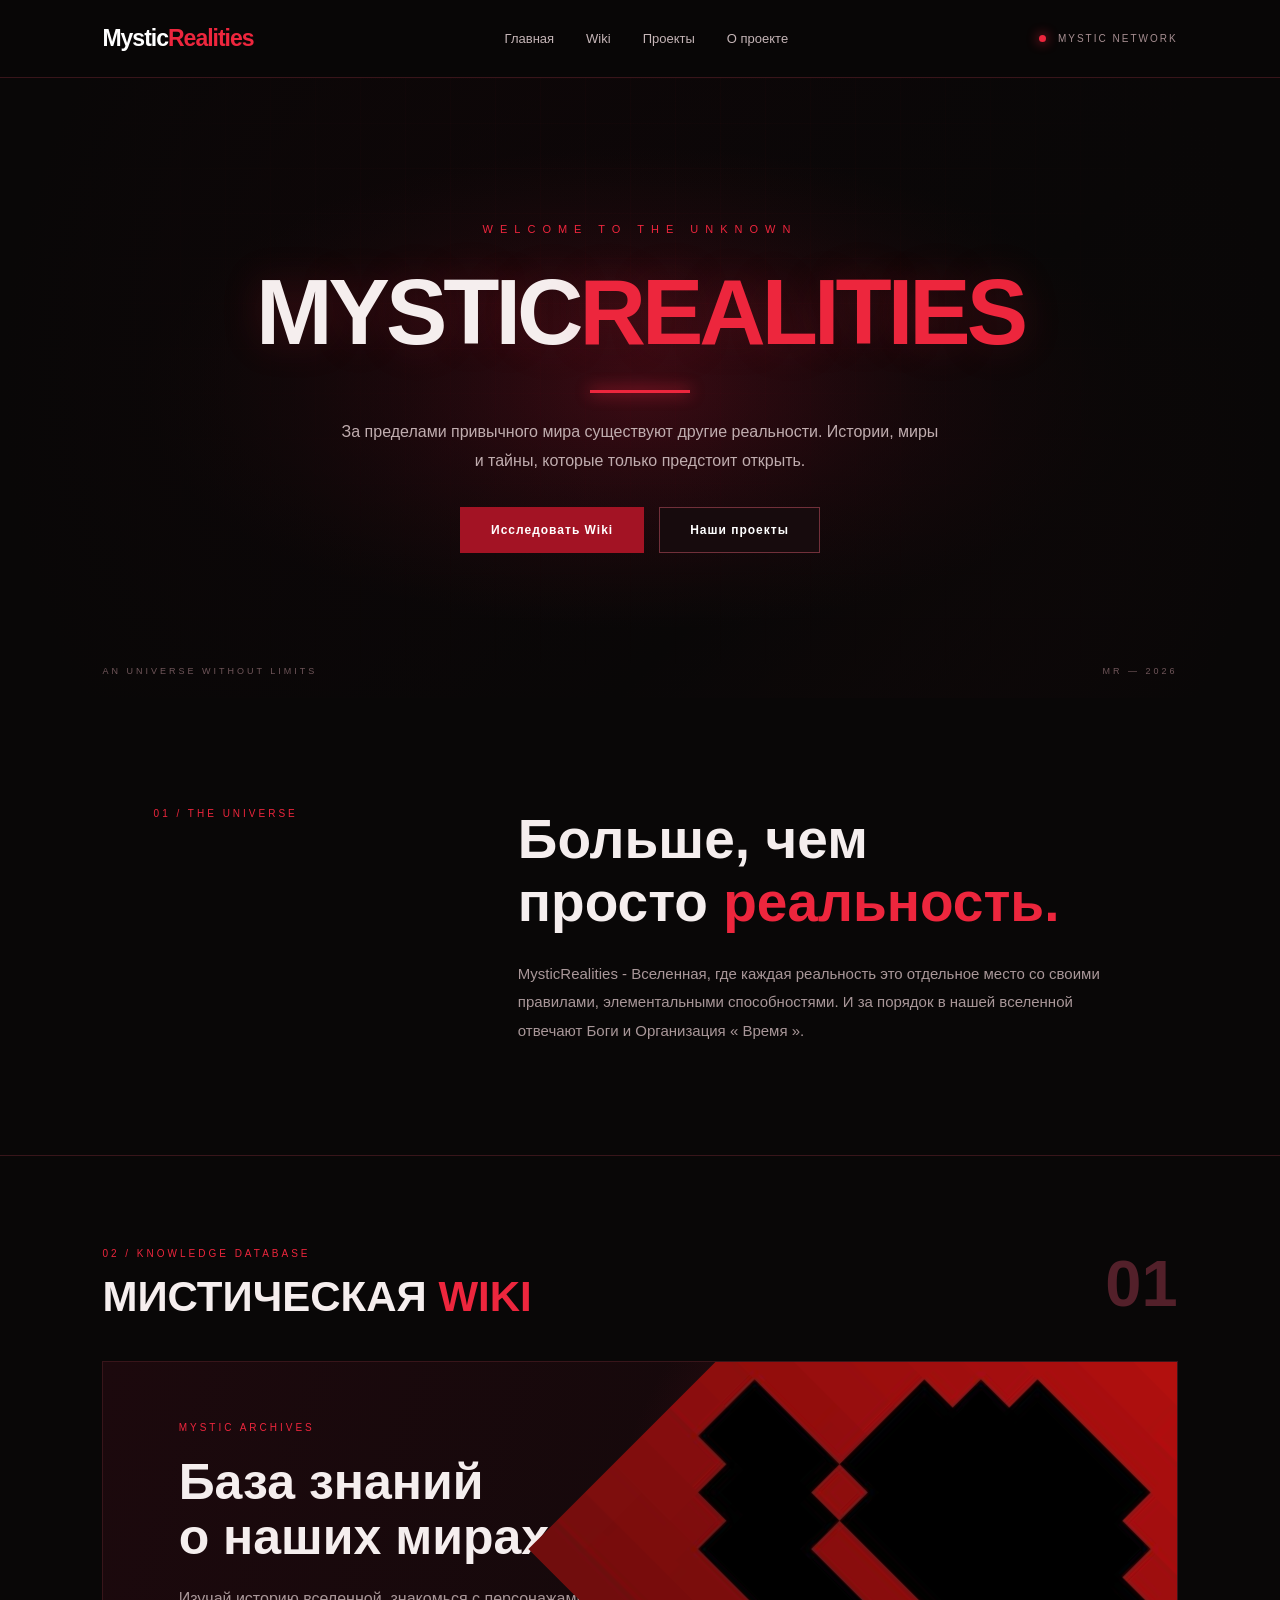
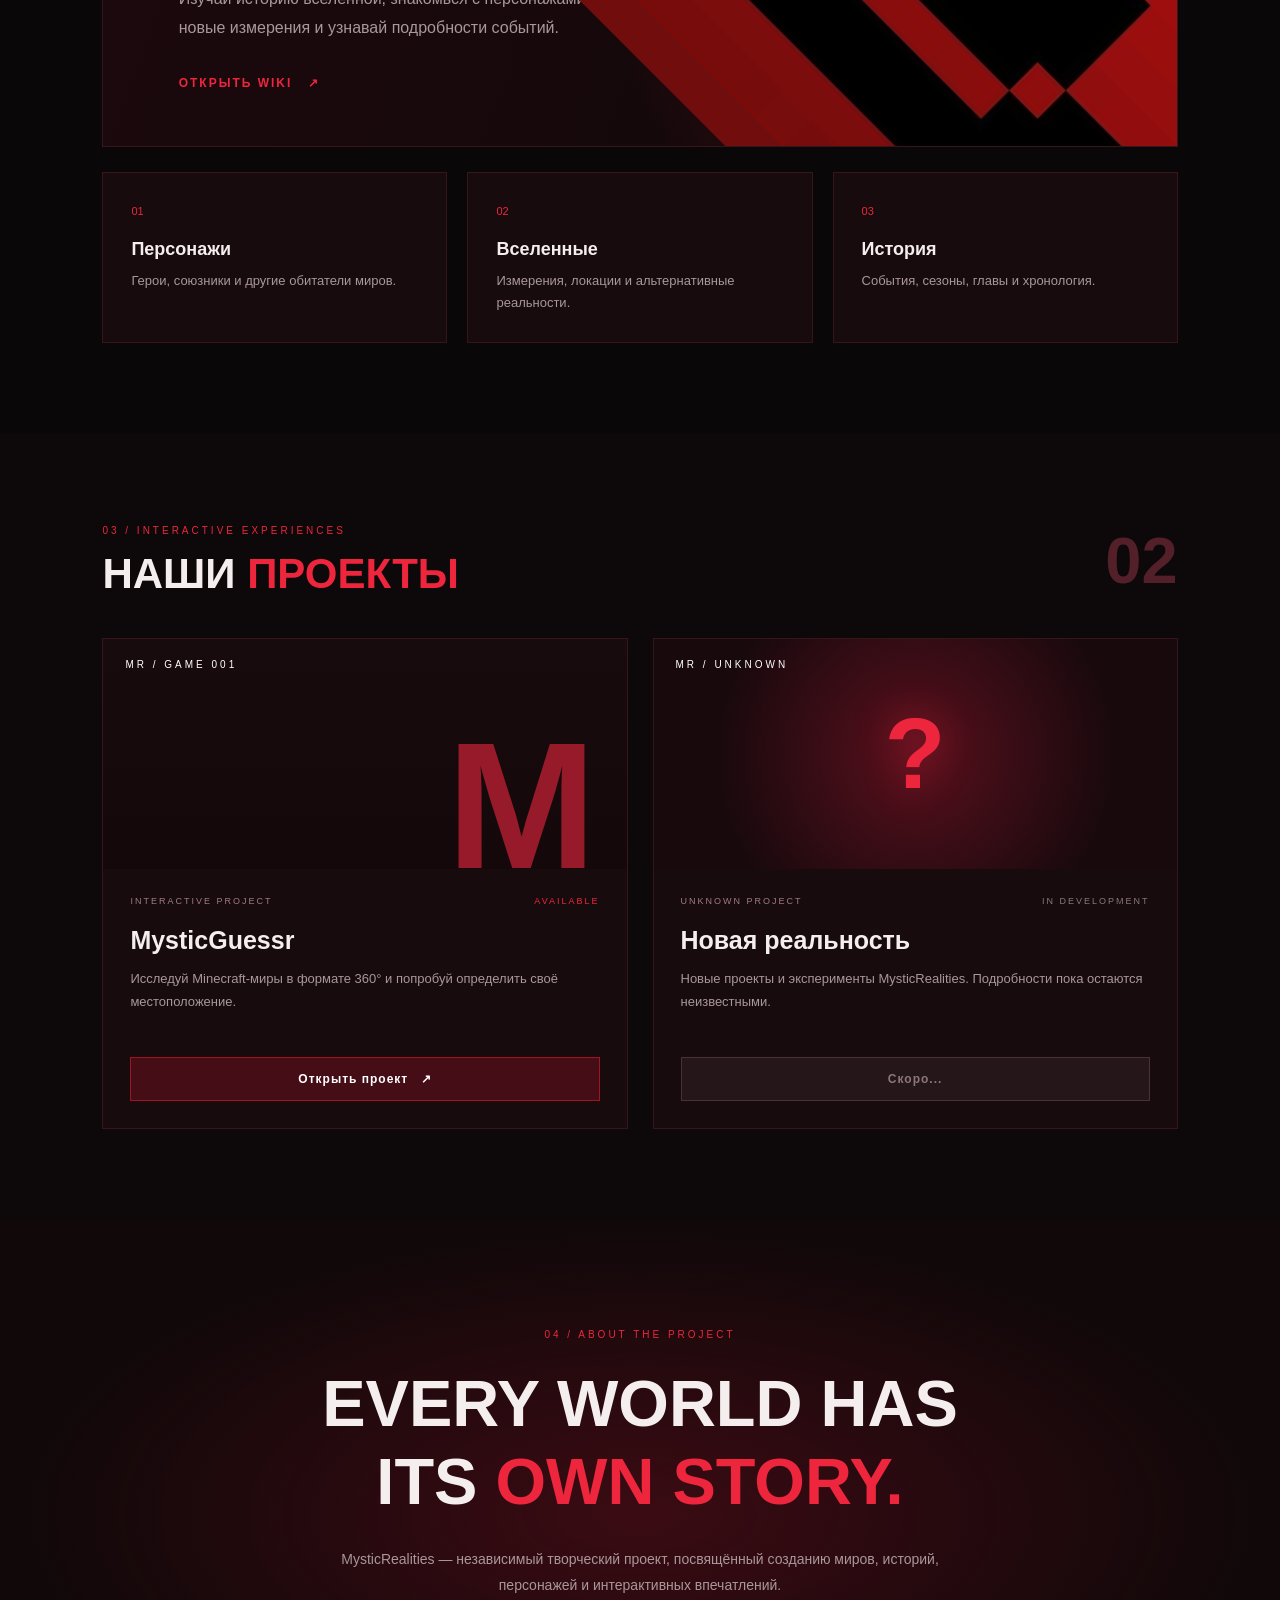
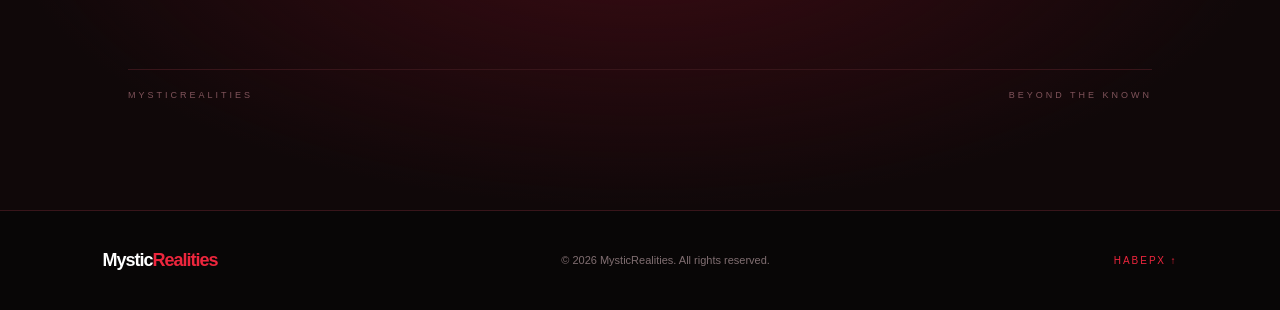
<file: index.html>
<!DOCTYPE html>
<html lang="ru">
<head>
    <meta charset="UTF-8">
    <meta name="viewport" content="width=device-width, initial-scale=1.0">

    <title>MysticRealities — Beyond Reality</title>
    <link rel="icon" type="image/jpeg" href="logo.jpg">

    <link rel="stylesheet" href="style.css">
</head>
<body>

    <!-- HEADER -->
    <header class="header">
        <a href="#home" class="logo">
            Mystic<span>Realities</span>
        </a>

        <nav>
            <a href="#home">Главная</a>
            <a href="#wiki">Wiki</a>
            <a href="#projects">Проекты</a>
            <a href="#about">О проекте</a>
        </nav>

        <div class="header-status">
            <span class="status-dot"></span>
            MYSTIC NETWORK
        </div>
    </header>

    <main>

        <!-- HERO -->
        <section class="hero" id="home">
            <div class="hero-overlay"></div>

            <div class="hero-content">
                <p class="subtitle">WELCOME TO THE UNKNOWN</p>

                <h1>
                    MYSTIC<span>REALITIES</span>
                </h1>

                <div class="hero-line"></div>

                <p class="description">
                    За пределами привычного мира существуют
                    другие реальности. Истории, миры и тайны,
                    которые только предстоит открыть.
                </p>

                <div class="hero-buttons">
                    <a href="#wiki" class="main-button">
                        Исследовать Wiki
                    </a>

                    <a href="#projects" class="secondary-button">
                        Наши проекты
                    </a>
                </div>
            </div>

            <div class="hero-bottom">
                <span>AN UNIVERSE WITHOUT LIMITS</span>
                <span>MR — 2026</span>
            </div>
        </section>

        <!-- INTRO -->
        <section class="intro">
            <div class="intro-label">01 / THE UNIVERSE</div>

            <div class="intro-content">
                <h2>
                    Больше, чем<br>
                    просто <span>реальность.</span>
                </h2>

                <p>
                    MysticRealities - Вселенная, где каждая реальность это отдельное место со своими правилами, элементальными способностями. И за порядок в нашей вселенной отвечают Боги и Организация « Время ».
                </p>
            </div>
        </section>

        <!-- WIKI -->
        <section class="wiki-section" id="wiki">
            <div class="section-heading">
                <div>
                    <p class="section-label">02 / KNOWLEDGE DATABASE</p>
                    <h2>МИСТИЧЕСКАЯ <span>WIKI</span></h2>
                </div>

                <span class="section-number">01</span>
            </div>

            <div class="wiki-card">
                <div class="wiki-content">
                    <span class="wiki-tag">MYSTIC ARCHIVES</span>

                    <h3>База знаний<br>о наших мирах</h3>

                    <p>
                        Изучай историю вселенной, знакомься
                        с персонажами, открывай новые измерения
                        и узнавай подробности событий.
                    </p>

                    <a href="wiki/index.html" class="text-button">
                        ОТКРЫТЬ WIKI <span>↗</span>
                    </a>
                </div>

                <div class="wiki-decoration">
                    <div class="hero-decoration">
                <div class="circle circle-one"></div>
                <div class="circle circle-two"></div>
                <div class="circle circle-three"></div>

                <!-- Круглое фото: замени путь на своё -->
                <img src="wiki/articles/media/logo.jpg"
                    alt="MysticRealities"
                    class="hero-photo"
                    loading="lazy">
            </div>
                    <span>ARCHIVE // 001</span>
                </div>
            </div>

            <div class="wiki-categories">
                <div class="category">
                    <span>01</span>
                    <h4>Персонажи</h4>
                    <p>Герои, союзники и другие обитатели миров.</p>
                </div>

                <div class="category">
                    <span>02</span>
                    <h4>Вселенные</h4>
                    <p>Измерения, локации и альтернативные реальности.</p>
                </div>

                <div class="category">
                    <span>03</span>
                    <h4>История</h4>
                    <p>События, сезоны, главы и хронология.</p>
                </div>
            </div>
        </section>

        <!-- PROJECTS -->
        <section class="projects" id="projects">
            <div class="section-heading">
                <div>
                    <p class="section-label">03 / INTERACTIVE EXPERIENCES</p>
                    <h2>НАШИ <span>ПРОЕКТЫ</span></h2>
                </div>

                <span class="section-number">02</span>
            </div>

            <div class="project-grid">

                <article class="project-card">
                    <div class="project-image mysticguessr-image">
                        <span class="project-overlay-text">MR / GAME 001</span>
                        <span class="project-symbol">M</span>
                    </div>

                    <div class="project-info">
                        <div class="project-meta">
                            <span>INTERACTIVE PROJECT</span>
                            <span class="project-status">AVAILABLE</span>
                        </div>

                        <h3>MysticGuessr</h3>

                        <p>
                            Исследуй Minecraft-миры в формате 360°
                            и попробуй определить своё местоположение.
                        </p>

                        <button id="playButton" class="project-button">
                            Открыть проект <span>↗</span>
                        </button>
                    </div>
                </article>

                <article class="project-card coming-soon">
                    <div class="project-image future-image">
                        <span class="future-question">?</span>
                        <span class="project-overlay-text">MR / UNKNOWN</span>
                    </div>

                    <div class="project-info">
                        <div class="project-meta">
                            <span>UNKNOWN PROJECT</span>
                            <span class="project-status inactive">IN DEVELOPMENT</span>
                        </div>

                        <h3>Новая реальность</h3>

                        <p>
                            Новые проекты и эксперименты MysticRealities.
                            Подробности пока остаются неизвестными.
                        </p>

                        <button class="project-button disabled" disabled>
                            Скоро...
                        </button>
                    </div>
                </article>

            </div>
        </section>

        <!-- ABOUT -->
        <section class="about" id="about">
            <p class="section-label">04 / ABOUT THE PROJECT</p>

            <h2>
                EVERY WORLD HAS<br>
                ITS <span>OWN STORY.</span>
            </h2>

            <p class="about-description">
                MysticRealities — независимый творческий проект,
                посвящённый созданию миров, историй, персонажей
                и интерактивных впечатлений.
            </p>

            <div class="about-bottom">
                <span>MYSTICREALITIES</span>
                <span>BEYOND THE KNOWN</span>
            </div>
        </section>

    </main>

    <!-- FOOTER -->
    <footer>
        <div class="footer-logo">
            Mystic<span>Realities</span>
        </div>

        <p>© 2026 MysticRealities. All rights reserved.</p>

        <a href="#home">НАВЕРХ ↑</a>
    </footer>

    <script src="script.js"></script>

</body>
</html>
</file>
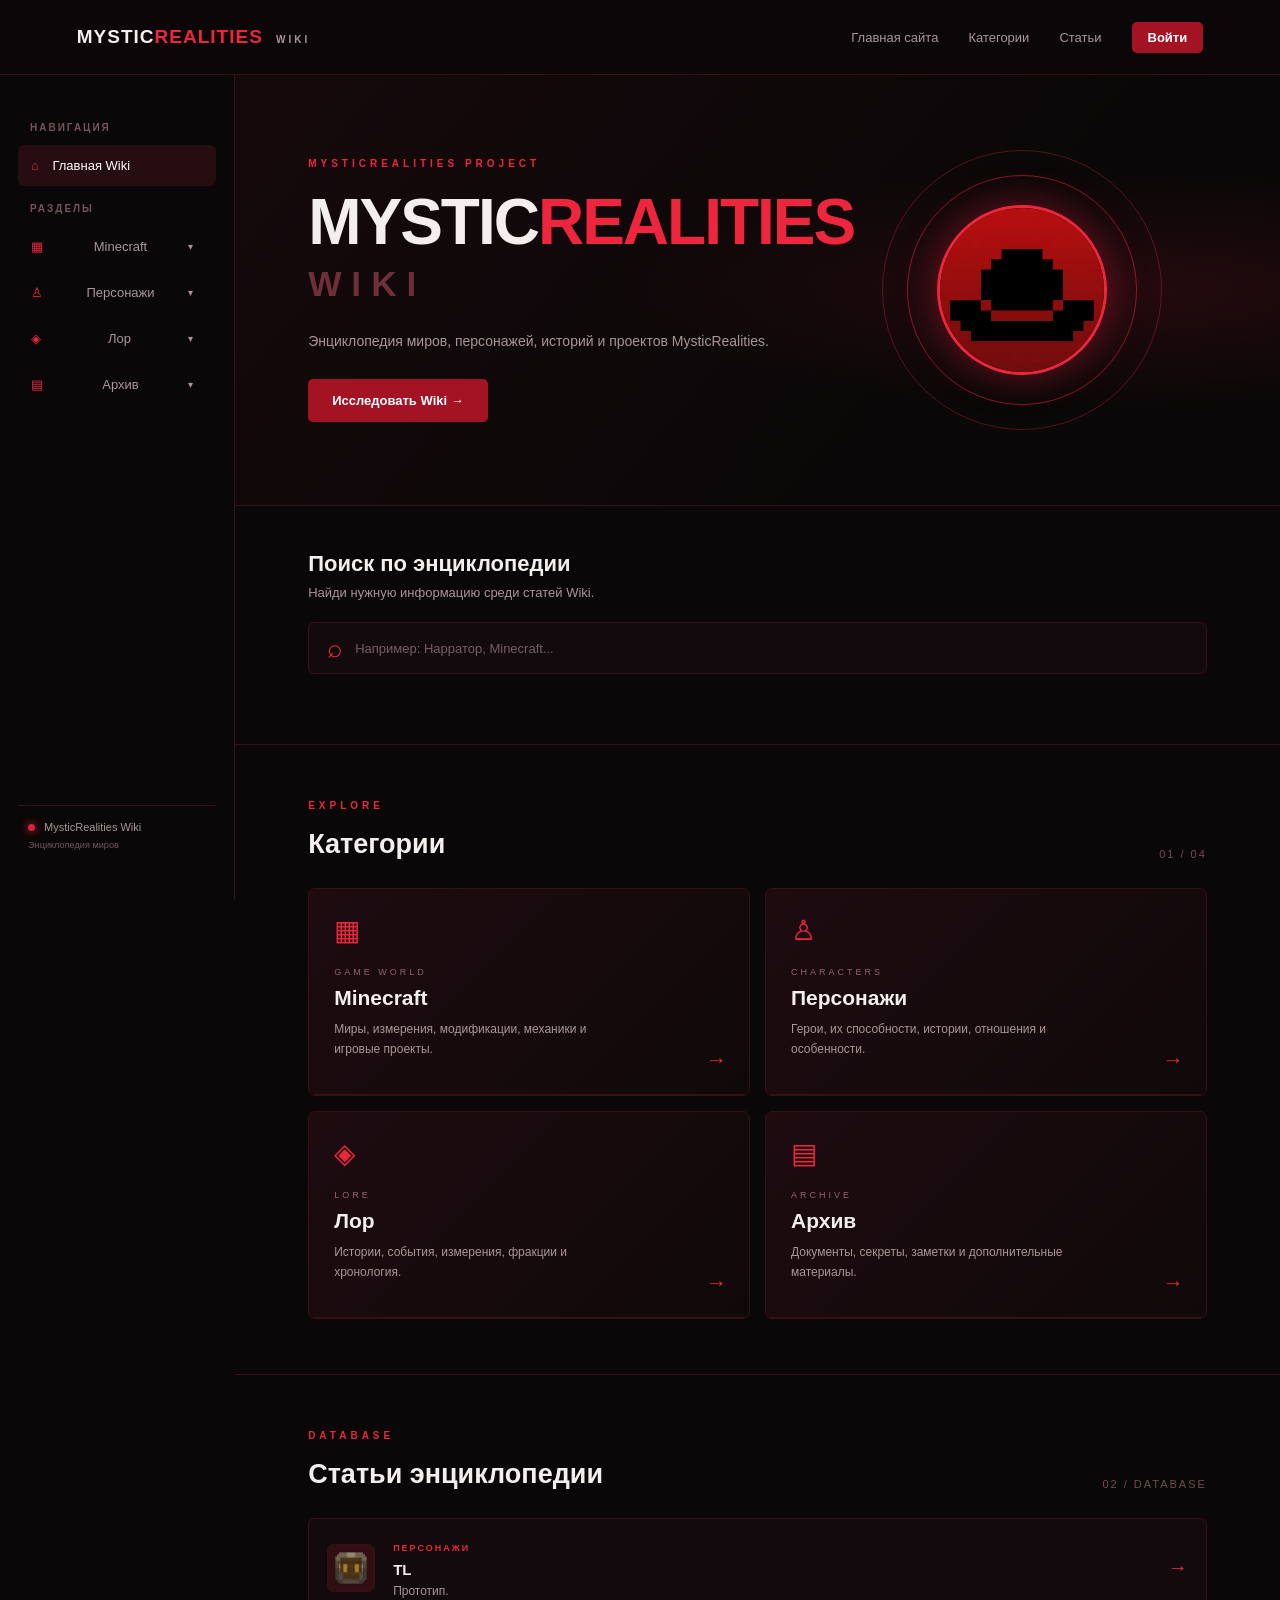
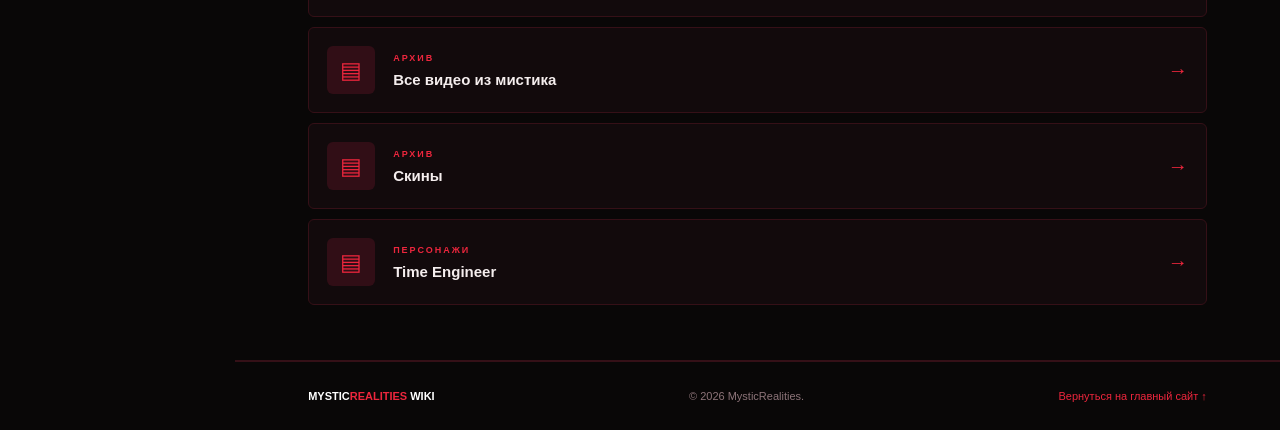
<file: wiki/index.html>
<!DOCTYPE html>
<html lang="ru">
<head>
    <meta charset="UTF-8">
    <meta name="viewport" content="width=device-width, initial-scale=1.0">
    <title>MysticRealities Wiki</title>
    <meta name="description" content="Энциклопедия миров, персонажей, историй и проектов MysticRealities.">
    <link rel="stylesheet" href="style.css">
    <link rel="icon" type="image/jpeg" href="articles/logo.jpg">
</head>
<body>

<header class="header">
    <a href="../index.html" class="logo">
        MYSTIC<span>REALITIES</span> <small>WIKI</small>
    </a>
    <nav>
        <a href="../index.html">Главная сайта</a>
        <a href="#categories">Категории</a>
        <a href="#articles">Статьи</a>
        
        <!-- КНОПКА ВХОДА -->
        <button id="loginBtn" class="login-btn">Войти</button>
    </nav>
</header>

<div class="layout">
    <aside class="sidebar">
        <div class="sidebar-title">НАВИГАЦИЯ</div>
        <a href="index.html" class="side-link active"><span>⌂</span> Главная Wiki</a>
        <div class="sidebar-title">РАЗДЕЛЫ</div>

        <!-- WIKI:SIDEBAR:START -->
        <!-- Minecraft -->
        <div class="sidebar-dropdown">
            <div class="side-link dropdown-btn">
                <span>▦</span> Minecraft <span class="arrow">▾</span>
            </div>
            <div class="sidebar-submenu">
                <a href="articles/minecraft.html" class="sub-link">Проекты Minecraft</a>
            </div>
        </div>

        <!-- Персонажи -->
        <div class="sidebar-dropdown">
            <div class="side-link dropdown-btn">
                <span>♙</span> Персонажи <span class="arrow">▾</span>
            </div>
            <div class="sidebar-submenu">
                <a href="articles/tl.html" class="sub-link">TL</a>
                <a href="articles/time_engineer.html" class="sub-link">Time Engineer</a>
            </div>
        </div>

        <!-- Лор -->
        <div class="sidebar-dropdown">
            <div class="side-link dropdown-btn">
                <span>◈</span> Лор <span class="arrow">▾</span>
            </div>
            <div class="sidebar-submenu">
                <div class="sub-link" style="color: #70575c; cursor: default; font-style: italic;">Статей пока нет</div>
            </div>
        </div>

        <!-- Архив -->
        <div class="sidebar-dropdown">
            <div class="side-link dropdown-btn">
                <span>▤</span> Архив <span class="arrow">▾</span>
            </div>
            <div class="sidebar-submenu">
                <a href="articles/video.html" class="sub-link">Все видео из мистика</a>
                <a href="articles/skin.html" class="sub-link">Скины</a>
            </div>
        </div>

<!-- WIKI:SIDEBAR:END -->
        
        <div class="sidebar-bottom">
            <span class="status-dot"></span> MysticRealities Wiki
            <small>Энциклопедия миров</small>
        </div>
    </aside>

    <main class="main">
        <section class="hero">
            <div class="hero-content">
                <div class="eyebrow">MYSTICREALITIES PROJECT</div>
                <h1>MYSTIC<span>REALITIES</span><strong>WIKI</strong></h1>
                <p>Энциклопедия миров, персонажей, историй и проектов MysticRealities.</p>
                <a href="#categories" class="hero-button">Исследовать Wiki →</a>
            </div>
            <div class="hero-decoration">
                <div class="circle circle-one"></div>
                <div class="circle circle-two"></div>
                <div class="circle circle-three"></div>
                <img src="articles/media/logo.jpg" alt="MysticRealities" class="hero-photo">
            </div>
        </section>

        <section class="search-section">
            <div>
                <h2>Поиск по энциклопедии</h2>
                <p>Найди нужную информацию среди статей Wiki.</p>
            </div>
            <div class="search-box">
                <span>⌕</span>
                <input type="search" id="searchInput" placeholder="Например: Нарратор, Minecraft...">
            </div>
            <p class="search-count" id="searchCount"></p>
        </section>

        <section class="section" id="categories">
            <div class="section-heading">
                <div>
                    <div class="eyebrow">EXPLORE</div>
                    <h2>Категории</h2>
                </div>
                <span class="section-number">01 / 04</span>
            </div>

            <div class="category-grid">
                <!-- WIKI:CATEGORIES:START -->
                <div class="category-card category-dropdown">
                    <div class="category-main">
                        <div class="category-icon">▦</div>
                        <span class="category-tag">GAME WORLD</span>
                        <h3>Minecraft</h3>
                        <p>Миры, измерения, модификации, механики и игровые проекты.</p>
                        <span class="category-arrow">→</span>
                    </div>
                    <div class="category-submenu">
                        <a href="articles/minecraft.html" class="category-sub-link">Проекты Minecraft</a>
                    </div>
                </div>

                <div class="category-card category-dropdown">
                    <div class="category-main">
                        <div class="category-icon">♙</div>
                        <span class="category-tag">CHARACTERS</span>
                        <h3>Персонажи</h3>
                        <p>Герои, их способности, истории, отношения и особенности.</p>
                        <span class="category-arrow">→</span>
                    </div>
                    <div class="category-submenu">
                        <a href="articles/tl.html" class="category-sub-link">TL</a>
                        <a href="articles/time_engineer.html" class="category-sub-link">Time Engineer</a>
                    </div>
                </div>

                <div class="category-card category-dropdown">
                    <div class="category-main">
                        <div class="category-icon">◈</div>
                        <span class="category-tag">LORE</span>
                        <h3>Лор</h3>
                        <p>Истории, события, измерения, фракции и хронология.</p>
                        <span class="category-arrow">→</span>
                    </div>
                    <div class="category-submenu">
                        <div class="category-sub-link" style="color: #70575c; cursor: default; font-style: italic;">Статей пока нет</div>
                    </div>
                </div>

                <div class="category-card category-dropdown">
                    <div class="category-main">
                        <div class="category-icon">▤</div>
                        <span class="category-tag">ARCHIVE</span>
                        <h3>Архив</h3>
                        <p>Документы, секреты, заметки и дополнительные материалы.</p>
                        <span class="category-arrow">→</span>
                    </div>
                    <div class="category-submenu">
                        <a href="articles/video.html" class="category-sub-link">Все видео из мистика</a>
                        <a href="articles/skin.html" class="category-sub-link">Скины</a>
                    </div>
                </div>

<!-- WIKI:CATEGORIES:END -->
            </div>
        </section>

        <section class="section" id="articles">
            <div class="section-heading">
                <div>
                    <div class="eyebrow">DATABASE</div>
                    <h2>Статьи энциклопедии</h2>
                </div>
                <span class="section-number">02 / DATABASE</span>
            </div>
            <div class="article-list" id="articleList">
                <!-- WIKI:ARTICLES:START -->
                <a href="articles/tl.html" class="article-card" data-title="_TL_">
                    <img src="articles/media/t_l.png" alt="TL" class="article-symbol-img">
                    <div class="article-info">
                        <span>ПЕРСОНАЖИ</span>
                        <h3>TL</h3>
                        <p>Прототип.</p>
                    </div>
                    <span class="article-arrow">→</span>
                </a>

                <a href="articles/video.html" class="article-card" data-title="Видео">
                    <div class="article-symbol">▤</div>
                    <div class="article-info">
                        <span>АРХИВ</span>
                        <h3>Все видео из мистика</h3>
                        <p></p>
                    </div>
                    <span class="article-arrow">→</span>
                </a>

                <a href="articles/skin.html" class="article-card" data-title="Скины">
                    <div class="article-symbol">▤</div>
                    <div class="article-info">
                        <span>АРХИВ</span>
                        <h3>Скины</h3>
                        <p></p>
                    </div>
                    <span class="article-arrow">→</span>
                </a>

                <a href="articles/time_engineer.html" class="article-card" data-title="Time Engineer">
                    <div class="article-symbol">▤</div>
                    <div class="article-info">
                        <span>ПЕРСОНАЖИ</span>
                        <h3>Time Engineer</h3>
                        <p></p>
                    </div>
                    <span class="article-arrow">→</span>
                </a>

<!-- WIKI:ARTICLES:END -->
            </div>
            <div class="no-results" id="noResults">Ничего не найдено.</div>
        </section>

        <footer>
            <span>MYSTIC<span class="red">REALITIES</span> WIKI</span>
            <p>© 2026 MysticRealities.</p>
            <a href="../index.html">Вернуться на главный сайт ↑</a>
        </footer>
    </main>
</div>

<script src="script.js"></script>
</body>
</html>
</file>
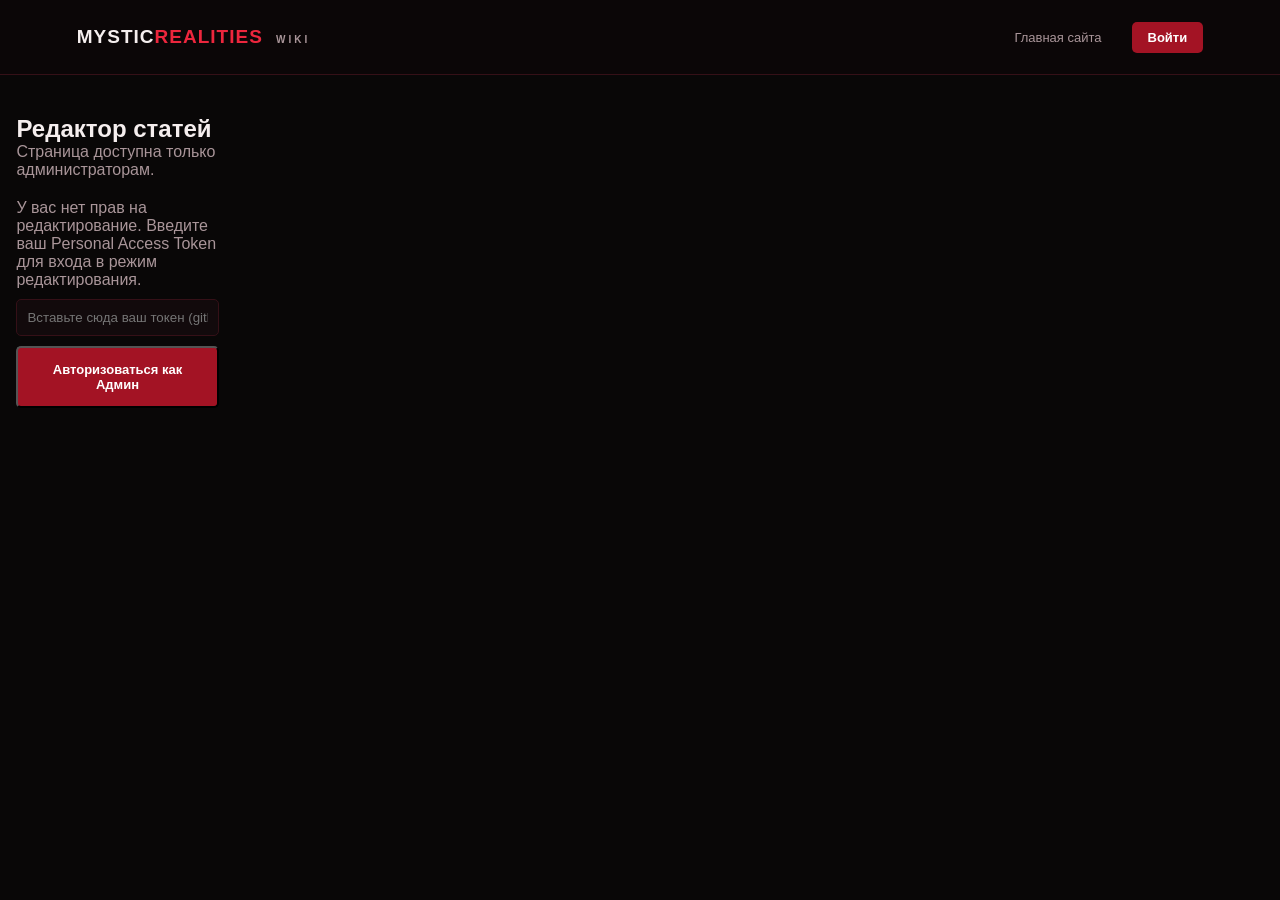
<file: wiki/editor.html>
<!DOCTYPE html>
<html lang="ru">
<head>
    <meta charset="UTF-8">
    <meta name="viewport" content="width=device-width, initial-scale=1.0">
    <title>Редактор — MysticRealities Wiki</title>
    <link rel="icon" type="image/jpeg" href="articles/logo.jpg">
    <link rel="stylesheet" href="style.css">
</head>
<body>

<header class="header">
    <a href="index.html" class="logo">MYSTIC<span>REALITIES</span> <small>WIKI</small></a>
    <nav>
        <a href="index.html">Главная сайта</a>
        <button id="loginBtn" class="login-btn">Войти</button>
    </nav>
</header>

<div class="layout">
    <main class="main" style="padding: 40px 7%;">
        <h2>Редактор статей</h2>
        <p style="color: var(--muted); margin-bottom: 20px;">Страница доступна только администраторам.</p>

        <!-- Форма редактора -->
        <div id="editorArea" style="display: none;">
            <div style="margin-bottom: 15px;">
                <label style="display:block; margin-bottom:5px;">Путь к файлу (например: articles/tl.html):</label>
                <input type="text" id="filePath" style="width: 100%; padding: 10px; background: var(--panel); border: 1px solid var(--border); color: white; border-radius: 5px;">
            </div>
            <div style="margin-bottom: 15px;">
                <label style="display:block; margin-bottom:5px;">Содержимое статьи (HTML):</label>
                <textarea id="fileContent" rows="20" style="width: 100%; padding: 10px; background: var(--panel); border: 1px solid var(--border); color: white; border-radius: 5px; font-family: monospace;"></textarea>
            </div>
            <button id="saveBtn" class="hero-button">Сохранить изменения</button>
            <span id="statusMsg" style="margin-left: 15px; color: var(--good);"></span>
        </div>

        <div id="accessDenied" style="color: var(--muted);">
            <p>У вас нет прав на редактирование. Введите ваш Personal Access Token для входа в режим редактирования.</p>
            <input type="password" id="patInput" placeholder="Вставьте сюда ваш токен (github_pat_...)" style="width: 100%; max-width: 400px; padding: 10px; margin-top: 10px; background: var(--panel); border: 1px solid var(--border); color: white; border-radius: 5px;">
            <button id="authBtn" class="hero-button" style="margin-top: 10px;">Авторизоваться как Админ</button>
        </div>
    </main>
</div>

<script>
const REPO_OWNER = "FNFPYCC";
const REPO_NAME = "MysticRealities";

const patInput = document.getElementById('patInput');
const authBtn = document.getElementById('authBtn');
const editorArea = document.getElementById('editorArea');
const accessDenied = document.getElementById('accessDenied');
const filePathInput = document.getElementById('filePath');
const fileContentInput = document.getElementById('fileContent');
const saveBtn = document.getElementById('saveBtn');
const statusMsg = document.getElementById('statusMsg');

let adminToken = localStorage.getItem('admin_pat');

// Проверка токена при загрузке
if (adminToken) {
    editorArea.style.display = 'block';
    accessDenied.style.display = 'none';
}

// Авторизация по токену
authBtn.addEventListener('click', () => {
    const token = patInput.value.trim();
    if (token) {
        localStorage.setItem('admin_pat', token);
        editorArea.style.display = 'block';
        accessDenied.style.display = 'none';
        alert("Режим администратора включён!");
    }
});

// Получение файла из GitHub
filePathInput.addEventListener('blur', async () => {
    const path = filePathInput.value.trim();
    if (!path) return;

    statusMsg.textContent = "Загрузка файла...";
    statusMsg.style.color = "var(--muted)";

    try {
        const response = await fetch(`https://api.github.com/repos/${REPO_OWNER}/${REPO_NAME}/contents/${path}`, {
            headers: { 'Authorization': `token ${adminToken}` }
        });
        
        if (!response.ok) throw new Error("Файл не найден");
        
        const data = await response.json();
        // Декодируем Base64 в текст
        fileContentInput.value = decodeURIComponent(escape(atob(data.content)));
        statusMsg.textContent = "Файл загружен.";
        statusMsg.style.color = "var(--good)";
    } catch (error) {
        statusMsg.textContent = "Ошибка: " + error.message;
        statusMsg.style.color = "var(--red)";
    }
});

// Сохранение файла в GitHub
saveBtn.addEventListener('click', async () => {
    const path = filePathInput.value.trim();
    const content = fileContentInput.value;
    
    if (!path || !content) {
        alert("Заполните путь и содержимое!");
        return;
    }

    statusMsg.textContent = "Сохранение...";
    statusMsg.style.color = "var(--muted)";

    try {
        // 1. Получаем SHA текущего файла (обязательно для обновления)
        const getResponse = await fetch(`https://api.github.com/repos/${REPO_OWNER}/${REPO_NAME}/contents/${path}`, {
            headers: { 'Authorization': `token ${adminToken}` }
        });
        
        let sha = null;
        if (getResponse.ok) {
            const data = await getResponse.json();
            sha = data.sha;
        }

        // 2. Кодируем текст обратно в Base64
        const encodedContent = btoa(unescape(encodeURIComponent(content)));

        // 3. Отправляем запрос на обновление
        const updateResponse = await fetch(`https://api.github.com/repos/${REPO_OWNER}/${REPO_NAME}/contents/${path}`, {
            method: 'PUT',
            headers: {
                'Authorization': `token ${adminToken}`,
                'Content-Type': 'application/json'
            },
            body: JSON.stringify({
                message: `Обновление статьи: ${path}`,
                content: encodedContent,
                sha: sha // Если файл новый, sha будет null
            })
        });

        if (updateResponse.ok) {
            statusMsg.textContent = "Успешно сохранено! Обновится через минуту.";
            statusMsg.style.color = "var(--good)";
        } else {
            const err = await updateResponse.json();
            throw new Error(err.message);
        }
    } catch (error) {
        statusMsg.textContent = "Ошибка: " + error.message;
        statusMsg.style.color = "var(--red)";
    }
});
</script>
</body>
</html>
</file>
<file: style.css>
:root {
    --background: #090707;
    --background-light: #100909;
    --panel: #170b0d;
    --panel-light: #210c10;

    --red-dark: #450d16;
    --red: #a31324;
    --red-bright: #ed263d;

    --text: #f5eeee;
    --text-muted: #a99799;

    --border: #38151a;
}

* {
    margin: 0;
    padding: 0;
    box-sizing: border-box;
}

html {
    scroll-behavior: smooth;
}

body {
    background: var(--background);
    color: var(--text);
    font-family: Arial, sans-serif;
}

/* HEADER */

.header {
    height: 78px;
    padding: 0 8%;

    display: flex;
    justify-content: space-between;
    align-items: center;

    background: rgba(9, 7, 7, 0.96);
    border-bottom: 1px solid var(--border);

    position: sticky;
    top: 0;
    z-index: 100;

    backdrop-filter: blur(15px);
}

.logo,
.footer-logo {
    color: white;
    text-decoration: none;
    font-size: 23px;
    font-weight: 900;
    letter-spacing: -1px;
}

.logo span,
.footer-logo span {
    color: var(--red-bright);
}

nav {
    display: flex;
    gap: 32px;
}

nav a {
    color: #c5b5b7;
    text-decoration: none;
    font-size: 13px;
    transition: 0.3s;
}

nav a:hover {
    color: var(--red-bright);
}

.header-status {
    color: #a68e91;
    font-size: 10px;
    letter-spacing: 2px;
}

.status-dot {
    display: inline-block;
    width: 7px;
    height: 7px;
    border-radius: 50%;
    background: var(--red-bright);
    box-shadow: 0 0 12px var(--red-bright);
    margin-right: 7px;
}

/* HERO */

.hero {
    min-height: 620px;

    display: flex;
    justify-content: center;
    align-items: center;

    position: relative;
    overflow: hidden;

    text-align: center;
    padding: 80px 20px;

    background:
        radial-gradient(ellipse at center, #3c0b14 0%, transparent 55%),
        linear-gradient(135deg, #160609, #090707 65%, #1c080c);
}

.hero::before {
    content: "";
    position: absolute;
    inset: 0;

    background-image:
        linear-gradient(rgba(237, 38, 61, 0.035) 1px, transparent 1px),
        linear-gradient(90deg, rgba(237, 38, 61, 0.035) 1px, transparent 1px);

    background-size: 45px 45px;
    mask-image: linear-gradient(to bottom, black, transparent);
}

.hero-overlay {
    position: absolute;
    inset: 0;

    background:
        radial-gradient(circle at 50% 50%, transparent, #090707 90%);
}

.hero-content {
    position: relative;
    z-index: 2;
    max-width: 850px;
}

.subtitle {
    color: var(--red-bright);
    font-size: 11px;
    letter-spacing: 7px;
    margin-bottom: 25px;
}

.hero h1 {
    font-size: clamp(40px, 8vw, 92px);
    font-weight: 900;
    letter-spacing: -4px;
    margin-bottom: 25px;

    text-shadow: 0 0 40px #ed263d33;
}

.hero h1 span {
    color: var(--red-bright);
}

.hero-line {
    width: 100px;
    height: 3px;
    background: var(--red-bright);
    margin: 0 auto 25px;
    box-shadow: 0 0 15px var(--red-bright);
}

.description {
    color: #c0adaf;
    font-size: 16px;
    line-height: 1.8;
    max-width: 600px;
    margin: 0 auto 32px;
}

.hero-buttons {
    display: flex;
    justify-content: center;
    flex-wrap: wrap;
    gap: 15px;
}

.main-button,
.secondary-button {
    display: inline-block;
    padding: 15px 30px;

    text-decoration: none;
    font-size: 12px;
    font-weight: bold;
    letter-spacing: 1px;

    transition: 0.3s;
}

.main-button {
    color: white;
    background: var(--red);
    border: 1px solid var(--red);
}

.main-button:hover {
    background: var(--red-bright);
    box-shadow: 0 0 25px #ed263d55;
    transform: translateY(-3px);
}

.secondary-button {
    color: white;
    border: 1px solid #71303a;
    background: #170b0d;
}

.secondary-button:hover {
    border-color: var(--red-bright);
    color: var(--red-bright);
}

.hero-bottom {
    position: absolute;
    bottom: 22px;
    left: 8%;
    right: 8%;

    display: flex;
    justify-content: space-between;

    color: #70565a;
    font-size: 9px;
    letter-spacing: 3px;
}

/* INTRO */

.intro {
    padding: 110px 12%;
    display: grid;
    grid-template-columns: 1fr 2fr;
    gap: 60px;

    border-bottom: 1px solid var(--border);
}

.intro-label,
.section-label {
    color: var(--red-bright);
    font-size: 10px;
    letter-spacing: 3px;
}

.intro h2 {
    font-size: clamp(35px, 5vw, 55px);
    line-height: 1.15;
    margin-bottom: 25px;
}

.intro h2 span {
    color: var(--red-bright);
}

.intro-content p {
    max-width: 650px;
    color: var(--text-muted);
    font-size: 15px;
    line-height: 1.9;
}

/* SECTIONS */

.wiki-section,
.projects {
    padding: 90px 8%;
}

.section-heading {
    display: flex;
    justify-content: space-between;
    align-items: end;
    margin-bottom: 40px;
}

.section-heading h2 {
    font-size: clamp(27px, 4vw, 42px);
    margin-top: 14px;
}

.section-heading h2 span {
    color: var(--red-bright);
}

.section-number {
    color: #53202a;
    font-size: 65px;
    font-weight: 900;
}

/* WIKI */

.wiki-card {
    min-height: 350px;

    display: flex;
    justify-content: space-between;
    align-items: center;

    padding: 55px 7%;

    background:
        radial-gradient(circle at 80% 50%, #57101c 0%, transparent 40%),
        linear-gradient(110deg, #1c090d, #100809);

    border: 1px solid var(--border);
    overflow: hidden;
}

.wiki-content {
    max-width: 500px;
}

.wiki-tag {
    color: var(--red-bright);
    font-size: 10px;
    letter-spacing: 3px;
}

.wiki-content h3 {
    font-size: clamp(32px, 5vw, 50px);
    margin: 20px 0;
    line-height: 1.1;
}

.wiki-content p {
    color: var(--text-muted);
    line-height: 1.8;
    margin-bottom: 30px;
}

.text-button {
    color: var(--red-bright);
    font-size: 12px;
    font-weight: bold;
    letter-spacing: 2px;
    text-decoration: none;
    transition: 0.3s;
}

.text-button:hover {
    color: white;
}

.text-button span {
    margin-left: 10px;
}

.wiki-decoration {
    width: 250px;
    height: 250px;

    display: flex;
    flex-direction: column;
    justify-content: center;
    align-items: center;

    border: 1px solid #9c2638;
    transform: rotate(45deg);
    box-shadow: 0 0 70px #ed263d22;
}

.wiki-symbol {
    color: #ed263d;
    font-size: 100px;
    font-weight: 900;
    transform: rotate(-45deg);
    text-shadow: 0 0 30px #ed263d88;
}

.wiki-decoration span {
    color: #a96a73;
    font-size: 9px;
    letter-spacing: 2px;
    transform: rotate(-45deg);
}

.wiki-categories {
    display: grid;
    grid-template-columns: repeat(3, 1fr);
    gap: 20px;
    margin-top: 25px;
}

.category {
    padding: 28px;
    background: var(--panel);
    border: 1px solid var(--border);
    transition: 0.3s;
}

.category:hover {
    border-color: var(--red);
    transform: translateY(-5px);
}

.category span {
    color: var(--red-bright);
    font-size: 11px;
}

.category h4 {
    font-size: 18px;
    margin: 20px 0 10px;
}

.category p {
    color: var(--text-muted);
    font-size: 13px;
    line-height: 1.7;
}

/* PROJECTS */

.projects {
    background: #0d0809;
}

.project-grid {
    display: grid;
    grid-template-columns: repeat(2, 1fr);
    gap: 25px;
}

.project-card {
    background: var(--panel);
    border: 1px solid var(--border);
    transition: 0.3s;
    overflow: hidden;
}

.project-card:hover {
    border-color: var(--red);
    transform: translateY(-6px);
    box-shadow: 0 15px 40px #ed263d12;
}

.project-image {
    height: 230px;
    position: relative;
    overflow: hidden;
}

.mysticguessr-image {
    background:
        linear-gradient(0deg, #12060999, transparent),
        url("https://images.unsplash.com/photo-1518709268805-4e9042af9f23?w=1000")
        center/cover;
}

.project-symbol {
    position: absolute;
    right: 30px;
    bottom: -40px;
    color: #ed263d99;
    font-size: 180px;
    font-weight: 900;
}

.project-overlay-text {
    position: absolute;
    top: 20px;
    left: 22px;
    color: white;
    font-size: 10px;
    letter-spacing: 3px;
}

.future-image {
    display: flex;
    justify-content: center;
    align-items: center;
    background:
        radial-gradient(circle, #59101d, #18090d 70%);
}

.future-question {
    color: #ed263d;
    font-size: 100px;
    font-weight: 900;
    text-shadow: 0 0 40px #ed263d77;
}

.project-info {
    padding: 27px;
}

.project-meta {
    display: flex;
    justify-content: space-between;
    flex-wrap: wrap;
    gap: 10px;

    color: #a17b80;
    font-size: 9px;
    letter-spacing: 2px;
}

.project-status {
    color: var(--red-bright);
}

.project-status.inactive {
    color: #8b777a;
}

.project-info h3 {
    font-size: 25px;
    margin: 20px 0 12px;
}

.project-info p {
    color: var(--text-muted);
    font-size: 13px;
    line-height: 1.8;
    min-height: 70px;
}

.project-button {
    width: 100%;
    padding: 14px;
    margin-top: 20px;

    color: white;
    background: var(--red-dark);
    border: 1px solid var(--red);

    font-size: 12px;
    font-weight: bold;
    letter-spacing: 1px;

    cursor: pointer;
    transition: 0.3s;
}

.project-button:hover:not(:disabled) {
    background: var(--red);
    box-shadow: 0 0 20px #ed263d33;
}

.project-button span {
    margin-left: 8px;
}

.project-button.disabled {
    background: #241619;
    border-color: #493136;
    color: #8b777a;
    cursor: not-allowed;
}

/* ABOUT */

.about {
    padding: 110px 10%;
    text-align: center;

    background:
        radial-gradient(ellipse at center, #3b0b13, transparent 70%),
        #100809;
}

.about h2 {
    font-size: clamp(35px, 6vw, 65px);
    line-height: 1.2;
    margin: 25px 0;
}

.about h2 span {
    color: var(--red-bright);
}

.about-description {
    max-width: 650px;
    margin: 0 auto;
    color: var(--text-muted);
    line-height: 1.9;
    font-size: 14px;
}

.about-bottom {
    margin-top: 70px;
    padding-top: 20px;
    border-top: 1px solid var(--border);

    display: flex;
    justify-content: space-between;

    color: #80545b;
    font-size: 9px;
    letter-spacing: 3px;
}

/* FOOTER */

footer {
    min-height: 100px;
    padding: 25px 8%;

    display: flex;
    justify-content: space-between;
    align-items: center;
    gap: 20px;
    flex-wrap: wrap;

    background: #080606;
    border-top: 1px solid var(--border);
}

.footer-logo {
    font-size: 18px;
}

footer p {
    color: #806e71;
    font-size: 11px;
}

footer a {
    color: var(--red-bright);
    text-decoration: none;
    font-size: 10px;
    letter-spacing: 2px;
}

/* RESPONSIVE */

@media (max-width: 800px) {
    .header {
        height: auto;
        min-height: 75px;
        padding: 18px 5%;
        flex-wrap: wrap;
        gap: 18px;
    }

    nav {
        gap: 18px;
        flex-wrap: wrap;
    }

    .header-status {
        display: none;
    }

    .intro {
        grid-template-columns: 1fr;
        gap: 30px;
        padding: 75px 8%;
    }

    .wiki-section,
    .projects {
        padding: 70px 5%;
    }

    .wiki-decoration {
        width: 150px;
        height: 150px;
    }

    .wiki-symbol {
        font-size: 65px;
    }

    .wiki-categories {
        grid-template-columns: 1fr;
    }

    .project-grid {
        grid-template-columns: 1fr;
    }
}

@media (max-width: 500px) {
    .header {
        flex-direction: column;
    }

    nav {
        justify-content: center;
        gap: 15px;
        font-size: 12px;
    }

    .hero {
        min-height: 550px;
    }

    .hero h1 {
        letter-spacing: -2px;
    }

    .hero-bottom {
        left: 5%;
        right: 5%;
        font-size: 8px;
    }

    .wiki-card {
        padding: 35px 25px;
    }

    .wiki-decoration {
        display: none;
    }

    .section-number {
        font-size: 40px;
    }

    .about-bottom {
        flex-direction: column;
        gap: 15px;
    }

    footer {
        flex-direction: column;
        text-align: center;
    }
}
</file>
<file: wiki/style.css>
:root {
    --bg: #090707;
    --panel: #120a0c;
    --panel-light: #1b0c10;
    --border: #351017;
    --red: #a31324;
    --bright: #ed263d;
    --text: #f5eeee;
    --muted: #a99599;
}

* { margin: 0; padding: 0; box-sizing: border-box; }
html { scroll-behavior: smooth; scroll-padding-top: 100px; }
body { background: var(--bg); color: var(--text); font-family: Arial, sans-serif; }
a { color: inherit; text-decoration: none; }

/* ===== Шапка ===== */
.header {
    height: 75px; background: rgba(12, 7, 8, 0.96);
    border-bottom: 1px solid var(--border);
    display: flex; align-items: center; justify-content: space-between;
    padding: 0 6%; position: sticky; top: 0; z-index: 20; backdrop-filter: blur(12px);
}
.logo { font-size: 19px; font-weight: 900; letter-spacing: 1px; }
.logo span, .red { color: var(--bright); }
.logo small { color: var(--muted); font-size: 10px; margin-left: 7px; letter-spacing: 3px; }
.header nav { display: flex; gap: 30px; align-items: center; }
.header nav a { color: var(--muted); font-size: 13px; transition: 0.2s; }
.header nav a:hover { color: var(--bright); }

/* ===== Кнопка входа ===== */
.login-btn {
    background: var(--red);
    color: white;
    border: none;
    padding: 8px 16px;
    border-radius: 5px;
    font-size: 13px;
    font-weight: bold;
    cursor: pointer;
    transition: 0.2s;
}
.login-btn:hover { background: var(--bright); transform: translateY(-2px); }
.login-btn.logged-in {
    background: #260d12;
    border: 1px solid var(--bright);
    color: var(--text);
}

/* ===== Меню в шапке (Категории) ===== */
.dropdown { position: relative; display: inline-block; }
.dropdown-toggle { cursor: pointer; display: flex; align-items: center; gap: 4px; }
.dropdown-menu {
    position: absolute; top: 100%; left: 0; margin-top: 15px;
    background: var(--panel); border: 1px solid var(--border); border-radius: 8px;
    min-width: 200px; box-shadow: 0 10px 30px rgba(0, 0, 0, 0.8);
    opacity: 0; visibility: hidden; transform: translateY(-10px);
    transition: all 0.2s ease; z-index: 100; padding: 8px;
    display: flex; flex-direction: column;
}
.dropdown-menu::before { content: ""; position: absolute; top: -15px; left: 0; width: 100%; height: 15px; }
.dropdown:hover .dropdown-menu { opacity: 1; visibility: visible; transform: translateY(0); }
.dropdown-menu a { padding: 10px 14px; border-radius: 6px; color: var(--muted); font-size: 13px; transition: 0.2s; display: flex; align-items: center; gap: 10px; }
.dropdown-menu a span { color: var(--bright); font-size: 14px; }
.dropdown-menu a:hover { background: #260d12; color: white; padding-left: 18px; }

/* ===== Каркас ===== */
.layout { display: grid; grid-template-columns: 235px minmax(0, 1fr); max-width: 1600px; margin: auto; }
.sidebar {
    min-height: calc(100vh - 75px); border-right: 1px solid var(--border);
    padding: 35px 18px; position: sticky; top: 75px; height: calc(100vh - 75px);
    display: flex; flex-direction: column;
}
.sidebar-title { color: #73545a; font-size: 10px; letter-spacing: 2px; font-weight: bold; margin: 12px 12px; }
.side-link { padding: 13px; border-radius: 6px; color: var(--muted); font-size: 13px; margin-bottom: 5px; transition: 0.2s; }
.side-link span { margin-right: 10px; color: var(--bright); }
.side-link:hover, .side-link.active { background: #260d12; color: white; }
.sidebar-bottom { margin-top: auto; padding: 15px 10px; border-top: 1px solid var(--border); color: var(--muted); font-size: 11px; }
.sidebar-bottom small { display: block; margin-top: 7px; color: #70575c; }
.status-dot { display: inline-block; width: 7px; height: 7px; border-radius: 50%; background: #d3243a; margin-right: 6px; box-shadow: 0 0 10px #ed263d; }

/* ===== Выпадающие меню (Сайдбар и Категории) ===== */
.dropdown-btn { display: flex; justify-content: space-between; align-items: center; cursor: pointer; user-select: none; }
.dropdown-btn .arrow { font-size: 10px; transition: transform 0.3s ease; color: var(--muted); }
.active .arrow { transform: rotate(180deg); }

.sidebar-submenu, .category-submenu {
    max-height: 0;
    overflow: hidden;
    transition: max-height 0.3s ease-out;
    background: #140a0c;
    border-radius: 6px;
    display: flex;
    flex-direction: column;
}
.category-submenu { border-top: 1px solid var(--border); border-radius: 0 0 7px 7px; }

.sub-link, .category-sub-link {
    display: block; padding: 10px 10px 10px 35px; color: var(--muted); font-size: 13px; transition: 0.2s;
}
.category-sub-link { padding: 12px 25px; border-bottom: 1px solid var(--border); }
.category-sub-link:last-child { border-bottom: none; }
.sub-link:hover, .category-sub-link:hover { background: #260d12; color: white; border-left-color: var(--bright); }
.sub-link { border-left: 2px solid transparent; }

/* ===== Герой ===== */
.hero {
    min-height: 430px; padding: 75px 7%; display: flex; align-items: center; justify-content: space-between;
    position: relative; overflow: hidden;
    background: radial-gradient(ellipse at 85% 50%, #5a101d55, transparent 40%), linear-gradient(130deg, #16090c, #090707 70%);
    border-bottom: 1px solid var(--border);
}
.hero-content { position: relative; z-index: 2; max-width: 650px; }
.eyebrow { color: var(--bright); font-size: 10px; font-weight: bold; letter-spacing: 4px; margin-bottom: 18px; }
.hero h1 { font-size: clamp(35px, 5vw, 65px); font-weight: 900; letter-spacing: -2px; line-height: 1.1; }
.hero h1 span { color: var(--bright); }
.hero h1 strong { display: block; color: #6d3039; font-size: 0.55em; letter-spacing: 10px; margin-top: 8px; }
.hero p { color: var(--muted); line-height: 1.8; max-width: 470px; margin: 25px 0; font-size: 14px; }
.hero-button { display: inline-block; background: var(--red); color: white; padding: 14px 24px; border-radius: 5px; font-size: 13px; font-weight: bold; transition: 0.2s; }
.hero-button:hover { background: var(--bright); transform: translateY(-3px); }
.hero-decoration { width: 280px; height: 280px; position: relative; display: grid; place-items: center; margin-right: 5%; }
.hero-photo { width: 170px; height: 170px; border-radius: 50%; object-fit: cover; display: block; border: 3px solid var(--bright); box-shadow: 0 0 40px #ed263d66; position: relative; z-index: 2; transition: 0.3s; }
.hero-photo:hover { box-shadow: 0 0 60px #ed263d99; transform: scale(1.03); }
.circle { position: absolute; border: 1px solid #ed263d55; border-radius: 50%; inset: 0; }
.circle-two { inset: 25px; border-color: #ed263d88; }
.circle-three { inset: 55px; border-style: dashed; }

/* ===== Поиск ===== */
.search-section { padding: 45px 7%; border-bottom: 1px solid var(--border); }
.search-section h2 { font-size: 22px; margin-bottom: 8px; }
.search-section p { color: var(--muted); font-size: 13px; }
.search-box { margin-top: 22px; display: flex; align-items: center; gap: 12px; padding: 0 18px; height: 52px; background: var(--panel); border: 1px solid var(--border); border-radius: 6px; transition: 0.2s; }
.search-box:focus-within { border-color: var(--bright); box-shadow: 0 0 20px #ed263d18; }
.search-box span { color: var(--bright); font-size: 26px; }
.search-box input { width: 100%; border: none; outline: none; background: transparent; color: white; font-size: 13px; }
.search-box input::placeholder { color: #765e63; }
.search-count { margin-top: 10px; min-height: 15px; font-size: 11px !important; }

/* ===== Секции ===== */
.section { padding: 55px 7%; border-bottom: 1px solid var(--border); }
.section-heading { display: flex; justify-content: space-between; align-items: end; margin-bottom: 28px; }
.section-heading h2 { font-size: 27px; }
.section-number { color: #704c53; font-size: 11px; letter-spacing: 2px; }

/* ===== Карточки категорий (С ЦВЕТАМИ) ===== */
.category-grid { display: grid; grid-template-columns: repeat(2, minmax(0, 1fr)); gap: 15px; }
.category-card {
    background: linear-gradient(135deg, #1d0b10, #10090a);
    border: 1px solid var(--border); border-radius: 7px;
    position: relative; overflow: hidden; transition: 0.25s;
    display: flex; flex-direction: column;
}
.category-card:hover { border-color: var(--bright); transform: translateY(-4px); background: #210c11; }
.category-main { padding: 25px; min-height: 205px; position: relative; cursor: pointer; display: flex; flex-direction: column; }
.category-icon { color: var(--bright); font-size: 28px; margin-bottom: 20px; }
.category-tag { color: #95636b; font-size: 9px; letter-spacing: 3px; }
.category-card h3 { font-size: 21px; margin: 9px 0; color: var(--text); }
.category-card p { color: var(--muted); font-size: 12px; line-height: 1.7; max-width: 300px; }
.category-arrow { position: absolute; right: 22px; bottom: 22px; color: var(--bright); font-size: 21px; transition: transform 0.3s; }
.category-dropdown.active .category-arrow { transform: rotate(90deg); }

/* ===== Статьи ===== */
.article-list { display: grid; gap: 10px; }
.article-card { display: flex; align-items: center; gap: 18px; padding: 18px; background: var(--panel); border: 1px solid var(--border); border-radius: 6px; transition: 0.2s; }
.article-card:hover { border-color: var(--bright); background: #1d0b0f; transform: translateX(4px); }
.article-symbol { width: 48px; height: 48px; flex-shrink: 0; display: grid; place-items: center; background: #310e16; border-radius: 6px; color: var(--bright); font-size: 23px; }
.article-symbol-img { width: 48px; height: 48px; flex-shrink: 0; border-radius: 6px; object-fit: cover; background: #310e16; border: 1px solid var(--border); }
.article-info { flex: 1; }
.article-info span { color: var(--bright); font-size: 9px; letter-spacing: 2px; font-weight: bold; }
.article-info h3 { font-size: 15px; margin: 6px 0; }
.article-info p { color: var(--muted); font-size: 12px; }
.article-arrow { color: var(--bright); font-size: 20px; }
.no-results { display: none; color: var(--muted); padding: 30px; text-align: center; border: 1px dashed var(--border); border-radius: 6px; }

/* ===== О вики ===== */
.about-wiki { padding: 65px 7%; background: #10090b; text-align: center; }
.about-wiki h2 { font-size: 28px; margin-bottom: 15px; }
.about-wiki p { max-width: 600px; margin: auto; color: var(--muted); font-size: 13px; line-height: 1.8; }

/* ===== Подвал ===== */
footer { padding: 28px 7%; display: flex; justify-content: space-between; gap: 15px; flex-wrap: wrap; color: #8d7479; font-size: 11px; border-top: 1px solid var(--border); }
footer > span { color: white; font-weight: bold; }
footer a { color: var(--bright); }

/* ===== Адаптив ===== */
@media (max-width: 850px) {
    .layout { grid-template-columns: 1fr; }
    .sidebar { display: none; }
    .hero-decoration { opacity: 0.35; position: absolute; right: -70px; }
}
@media (max-width: 600px) {
    .header { height: auto; min-height: 70px; padding: 15px 5%; flex-direction: column; gap: 15px; }
    .header nav { gap: 15px; font-size: 11px; }
    .hero { padding: 65px 7%; }
    .category-grid { grid-template-columns: 1fr; }
    .section, .search-section { padding: 40px 6%; }
    .section-number { display: none; }
    .article-card { gap: 12px; padding: 13px; }
    .article-info h3 { font-size: 13px; }
    .article-info p { font-size: 11px; }
    footer { flex-direction: column; }
    .dropdown-menu { left: 50%; transform: translateX(-50%) translateY(-10px); }
    .dropdown:hover .dropdown-menu { transform: translateX(-50%) translateY(0); }
}
</file>
